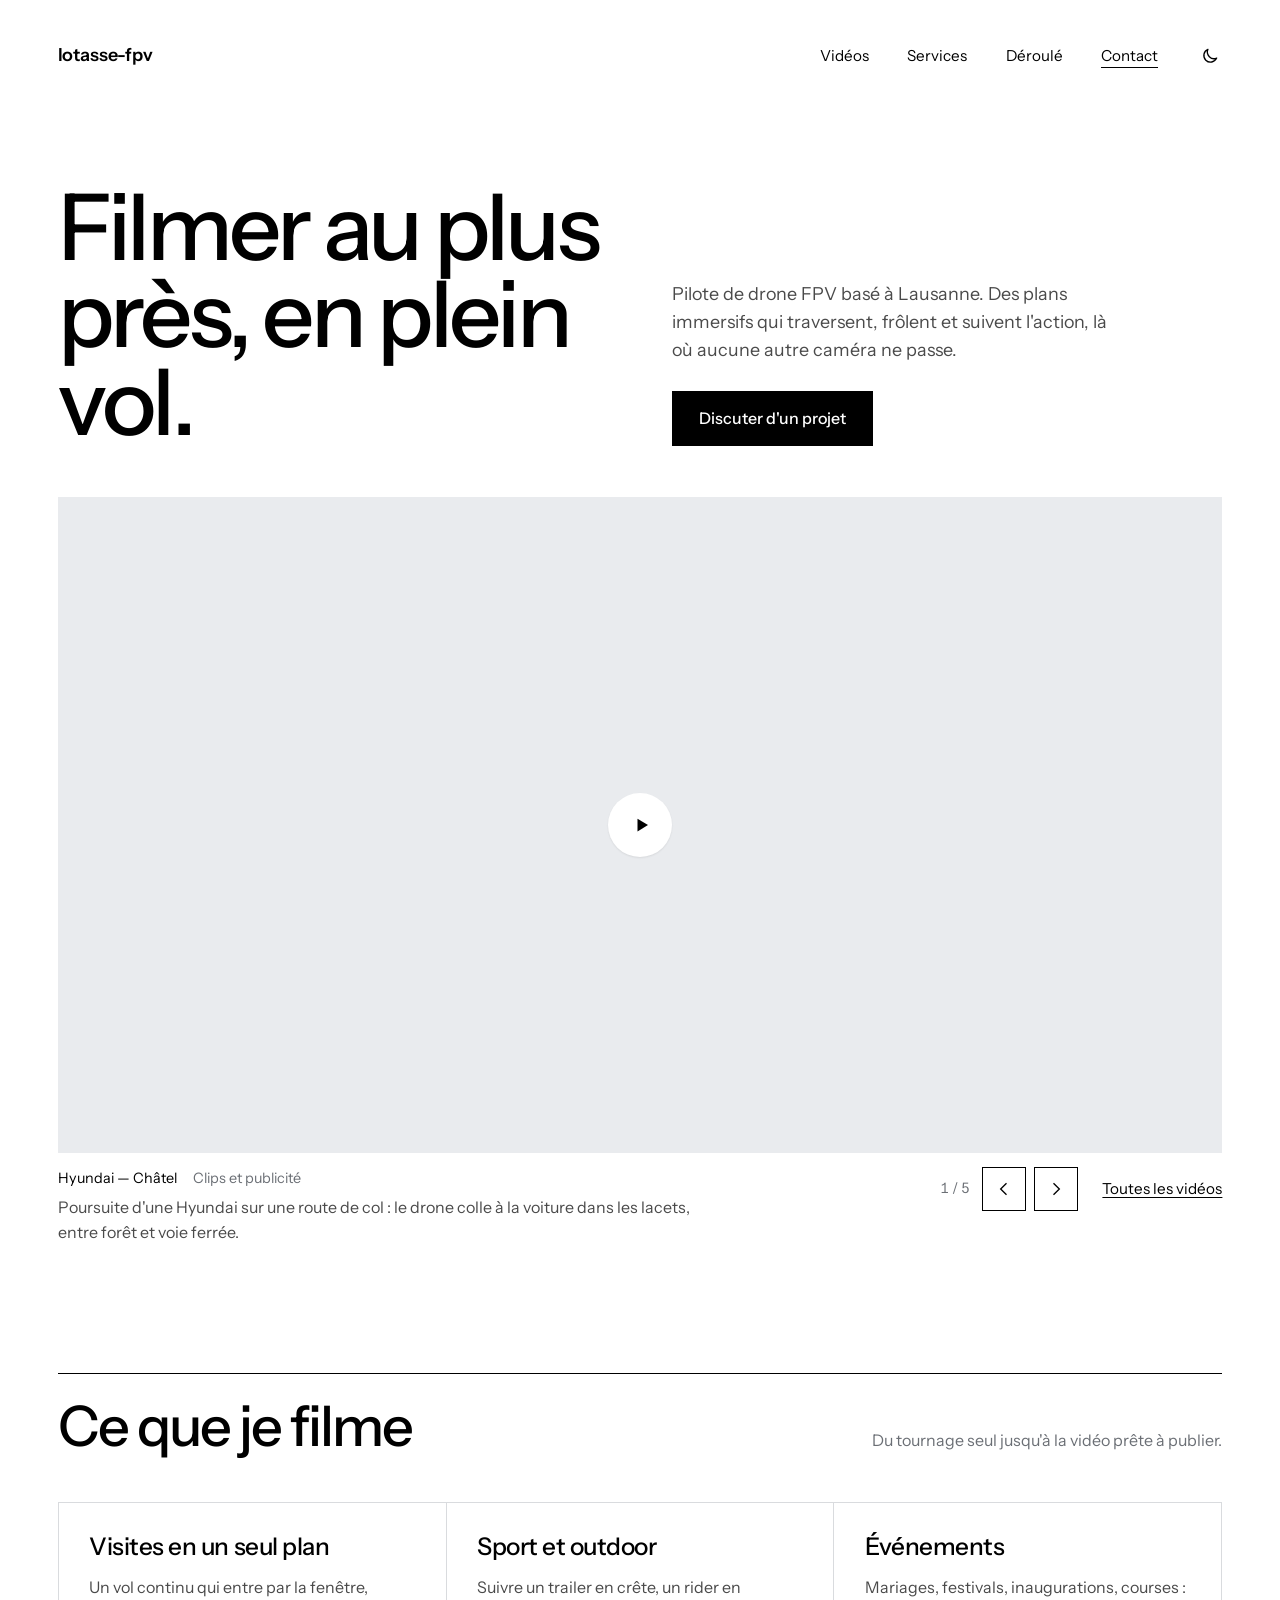
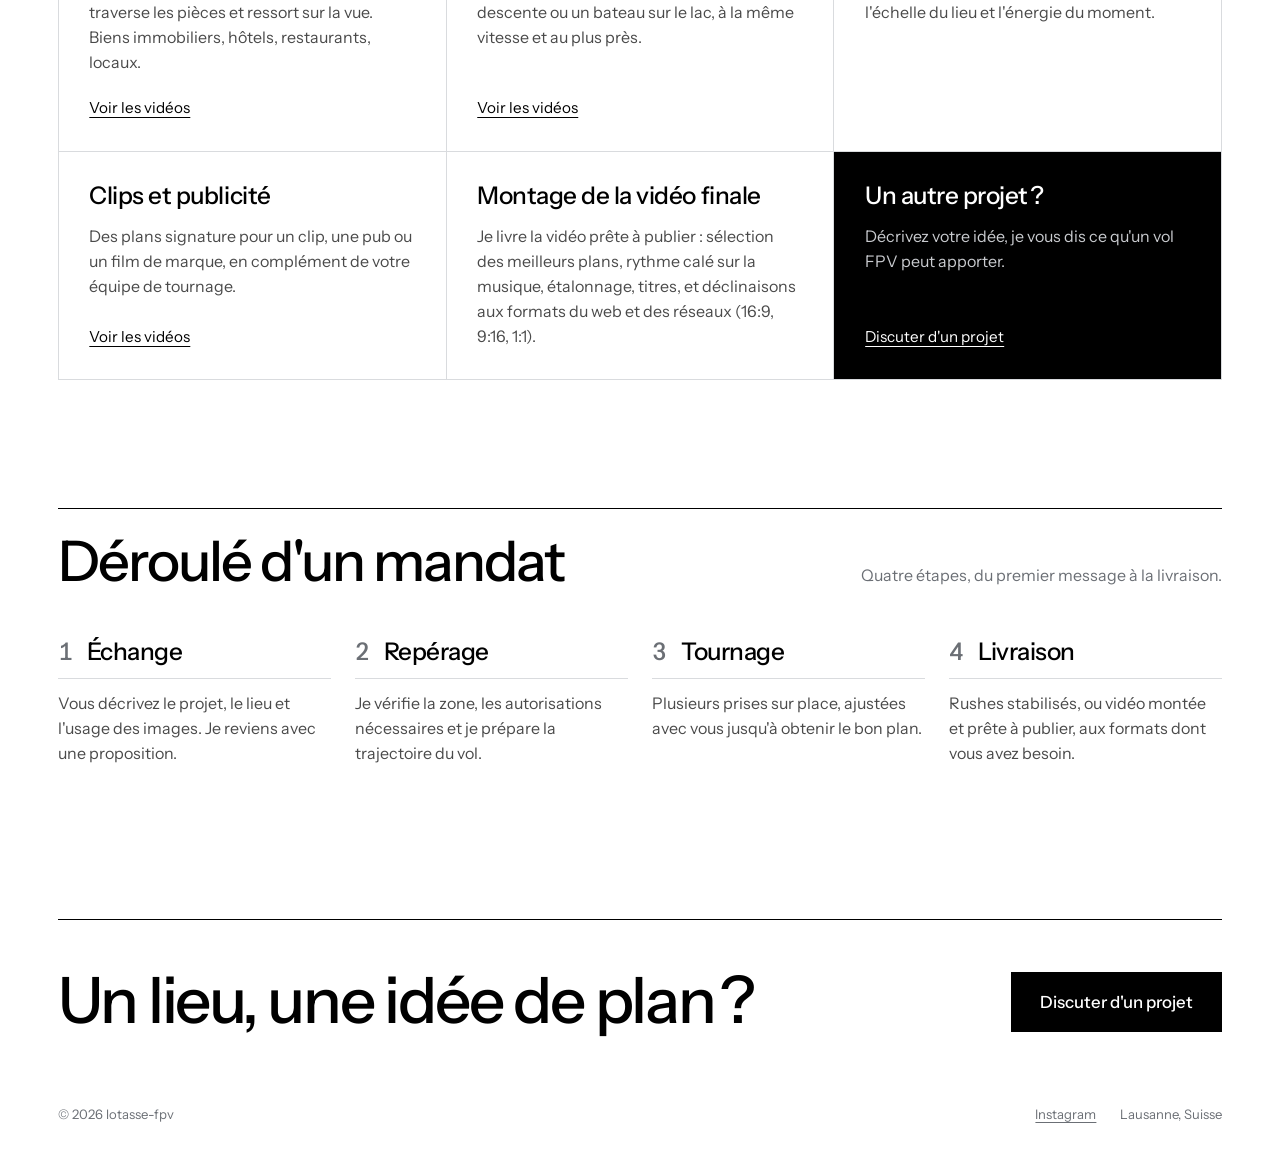
<file: index.html>
<!doctype html>
<html lang="fr">
<head>
  <meta charset="utf-8">
  <meta name="viewport" content="width=device-width, initial-scale=1">
  <title>Lotasse FPV — Pilote de drone FPV, Lausanne</title>
  <meta name="description" content="Prises de vue immersives en drone FPV en Suisse romande : immobilier, événements, sport, clips et publicité.">
  <script src="assets/js/theme.js?v=25"></script>
  <link rel="icon" href="assets/img/favicon.svg" type="image/svg+xml">
  <meta property="og:title" content="Lotasse FPV — Pilote de drone FPV">
  <meta property="og:description" content="Des plans en vol immersif qu'aucune autre caméra ne peut tourner.">
  <meta property="og:type" content="website">
  <meta property="og:url" content="https://lotasse-fpv.ch/">
  <link rel="preconnect" href="https://fonts.googleapis.com">
  <link rel="preconnect" href="https://fonts.gstatic.com" crossorigin>
  <link href="https://fonts.googleapis.com/css2?family=Instrument+Sans:wght@400;500;600&display=swap" rel="stylesheet">
  <link rel="stylesheet" href="assets/css/style.css?v=25">
</head>
<body>

<header class="site-head">
  <div class="wrap">
    <a class="brand" href="./">lotasse-fpv</a>
    <nav class="nav" aria-label="Navigation principale">
      <a href="videos.html">Vidéos</a>
      <a class="hide-sm" href="#services">Services</a>
      <a class="hide-sm" href="#deroule">Déroulé</a>
      <a class="nav-contact" href="contact.html">Contact</a>
    </nav>
  </div>
</header>

<main>
  <div class="wrap">
    <section class="hero" aria-labelledby="hero-title">
      <h1 id="hero-title">Filmer au plus près, en plein vol.</h1>
      <div class="hero-side">
        <p>Pilote de drone FPV basé à Lausanne. Des plans immersifs qui traversent, frôlent et suivent l'action, là où aucune autre caméra ne passe.</p>
        <a class="btn-link" href="contact.html">Discuter d'un projet</a>
      </div>
    </section>

    <section class="reel" id="travaux" aria-roledescription="carrousel" aria-label="Vidéos">
      <div class="showreel" id="showreel"></div>
      <div class="reel-bar">
        <div class="reel-info" aria-live="polite">
          <div class="showreel-caption"><span id="reel-title"></span><span id="reel-cat"></span></div>
          <p class="showreel-desc" id="reel-desc"></p>
        </div>
        <div class="reel-nav">
          <span class="reel-count" id="reel-count"></span>
          <button type="button" class="arrow" id="reel-prev" aria-label="Vidéo précédente"><svg viewBox="0 0 24 24" aria-hidden="true"><path d="M15 5l-7 7 7 7" fill="none" stroke="currentColor" stroke-width="1.6"/></svg></button>
          <button type="button" class="arrow" id="reel-next" aria-label="Vidéo suivante"><svg viewBox="0 0 24 24" aria-hidden="true"><path d="M9 5l7 7-7 7" fill="none" stroke="currentColor" stroke-width="1.6"/></svg></button>
          <a class="reel-all" href="videos.html">Toutes les vidéos</a>
        </div>
      </div>
    </section>

    <section class="section services" id="services" aria-labelledby="services-title">
      <div class="sec-intro">
        <h2 class="sec-title" id="services-title">Ce que je filme</h2>
        <p>Du tournage seul jusqu'à la vidéo prête à publier.</p>
      </div>
      <ul class="svc-list">
        <li><a class="svc" href="videos.html?categorie=Visites%20en%20un%20seul%20plan">
          <h3>Visites en un seul plan</h3>
          <p>Un vol continu qui entre par la fenêtre, traverse les pièces et ressort sur la vue. Biens immobiliers, hôtels, restaurants, locaux.</p>
          <span class="svc-more">Voir les vidéos</span>
        </a></li>
        <li><a class="svc" href="videos.html?categorie=Sport%20et%20outdoor">
          <h3>Sport et outdoor</h3>
          <p>Suivre un trailer en crête, un rider en descente ou un bateau sur le lac, à la même vitesse et au plus près.</p>
          <span class="svc-more">Voir les vidéos</span>
        </a></li>
        <li><div class="svc">
          <h3>Événements</h3>
          <p>Mariages, festivals, inaugurations, courses : l'échelle du lieu et l'énergie du moment.</p>
        </div></li>
        <li><a class="svc" href="videos.html?categorie=Clips%20et%20publicit%C3%A9">
          <h3>Clips et publicité</h3>
          <p>Des plans signature pour un clip, une pub ou un film de marque, en complément de votre équipe de tournage.</p>
          <span class="svc-more">Voir les vidéos</span>
        </a></li>
        <li><div class="svc">
          <h3>Montage de la vidéo finale</h3>
          <p>Je livre la vidéo prête à publier : sélection des meilleurs plans, rythme calé sur la musique, étalonnage, titres, et déclinaisons aux formats du web et des réseaux (16:9, 9:16, 1:1).</p>
        </div></li>
        <li class="svc-cta"><a class="svc" href="contact.html">
          <h3>Un autre projet&#8239;?</h3>
          <p>Décrivez votre idée, je vous dis ce qu'un vol FPV peut apporter.</p>
          <span class="svc-more">Discuter d'un projet</span>
        </a></li>
      </ul>
    </section>

    <section class="section process" id="deroule" aria-labelledby="deroule-title">
      <div class="sec-intro">
        <h2 class="sec-title" id="deroule-title">Déroulé d'un mandat</h2>
        <p>Quatre étapes, du premier message à la livraison.</p>
      </div>
      <ol class="steps">
        <li><span class="step-n">1</span><h3>Échange</h3><p>Vous décrivez le projet, le lieu et l'usage des images. Je reviens avec une proposition.</p></li>
        <li><span class="step-n">2</span><h3>Repérage</h3><p>Je vérifie la zone, les autorisations nécessaires et je prépare la trajectoire du vol.</p></li>
        <li><span class="step-n">3</span><h3>Tournage</h3><p>Plusieurs prises sur place, ajustées avec vous jusqu'à obtenir le bon plan.</p></li>
        <li><span class="step-n">4</span><h3>Livraison</h3><p>Rushes stabilisés, ou vidéo montée et prête à publier, aux formats dont vous avez besoin.</p></li>
      </ol>
    </section>
  </div>
</main>

<footer class="site-foot">
  <div class="wrap">
    <div class="cta">
      <p>Un lieu, une idée de plan&#8239;?</p>
      <a class="btn-link" href="contact.html">Discuter d'un projet</a>
    </div>
    <div class="legal"><span>© <span data-year>2026</span> lotasse-fpv</span><span class="legal-links"><a href="https://www.instagram.com/lotasse.fpv/" target="_blank" rel="noopener">Instagram</a><span>Lausanne, Suisse</span></span></div>
  </div>
</footer>

<script src="assets/js/config.js?v=25"></script>
<script src="assets/js/main.js?v=25"></script>
</body>
</html>
</file>
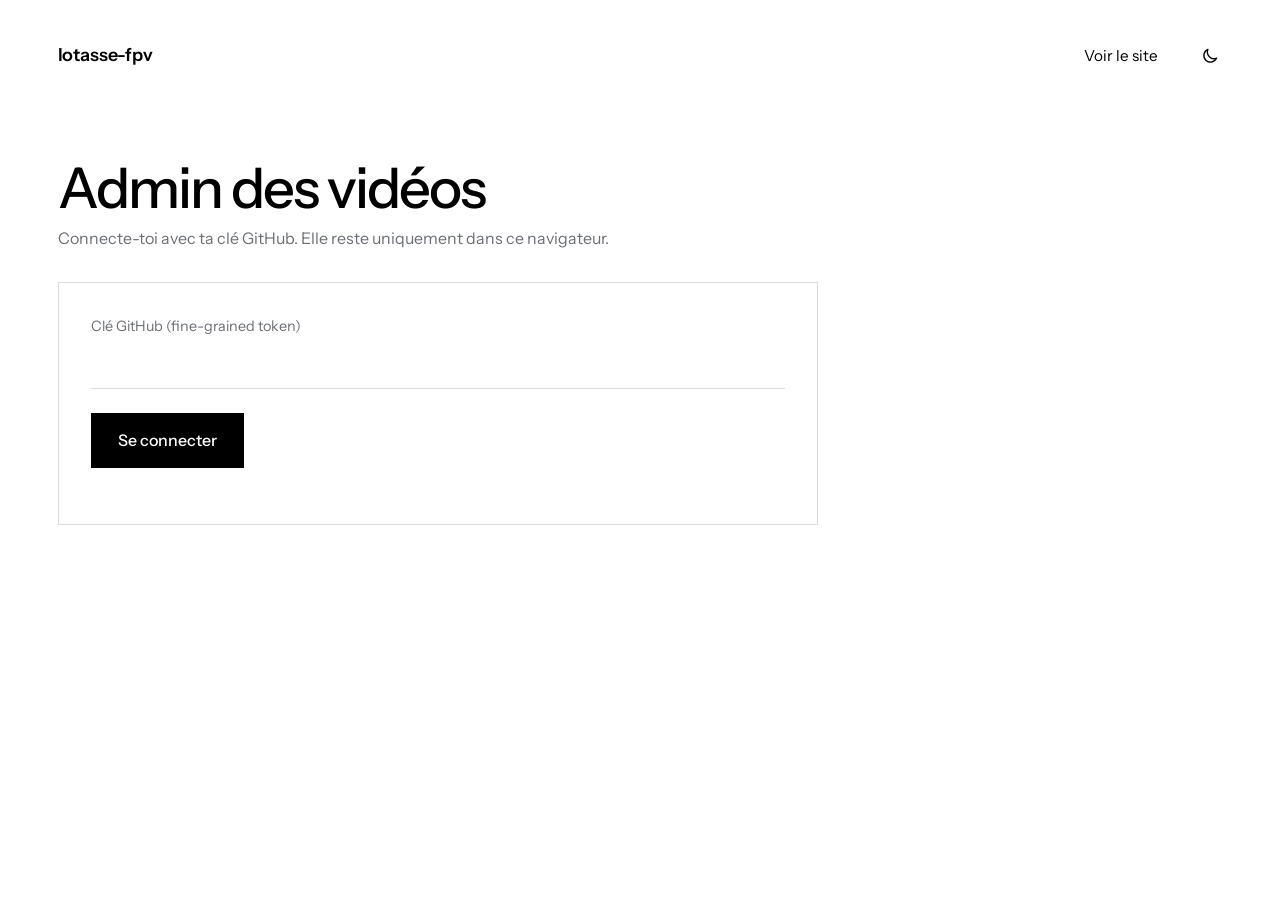
<file: admin.html>
<!doctype html>
<html lang="fr">
<head>
  <meta charset="utf-8">
  <meta name="viewport" content="width=device-width, initial-scale=1">
  <meta name="robots" content="noindex, nofollow">
  <title>Admin vidéos — Lotasse FPV</title>
  <script src="assets/js/theme.js?v=25"></script>
  <link rel="icon" href="assets/img/favicon.svg" type="image/svg+xml">
  <link rel="preconnect" href="https://fonts.googleapis.com">
  <link rel="preconnect" href="https://fonts.gstatic.com" crossorigin>
  <link href="https://fonts.googleapis.com/css2?family=Instrument+Sans:wght@400;500;600&display=swap" rel="stylesheet">
  <link rel="stylesheet" href="assets/css/style.css?v=25">
  <link rel="stylesheet" href="assets/css/admin.css?v=25">
</head>
<body>

<header class="site-head">
  <div class="wrap">
    <a class="brand" href="./">lotasse-fpv</a>
    <nav class="nav" aria-label="Admin">
      <a href="videos.html" target="_blank" rel="noopener">Voir le site</a>
      <button type="button" class="link-btn" id="logout" hidden>Se déconnecter</button>
    </nav>
  </div>
</header>

<main class="wrap admin">

  <!-- Connexion -->
  <section id="login" hidden>
    <h1 class="admin-title">Admin des vidéos</h1>
    <p class="admin-lead">Connecte-toi avec ta clé GitHub. Elle reste uniquement dans ce navigateur.</p>
    <form class="admin-card" id="login-form">
      <div class="field">
        <label for="token">Clé GitHub (fine-grained token)</label>
        <input id="token" type="password" autocomplete="off" spellcheck="false" required>
      </div>
      <button class="btn" type="submit">Se connecter</button>
      <p class="admin-msg" id="login-msg" role="alert"></p>
    </form>
  </section>

  <!-- Gestion -->
  <section id="manager" hidden>
    <div class="admin-head">
      <div>
        <h1 class="admin-title">Vidéos</h1>
        <p class="admin-lead">Glisse les vidéos ou utilise les flèches pour changer l'ordre. La première ouvre le carrousel de l'accueil.</p>
      </div>
      <div class="publish">
        <span class="admin-msg" id="status" role="status"></span>
        <button class="btn" type="button" id="publish" disabled>Publier les changements</button>
      </div>
    </div>

    <p class="live-state" id="live" data-state="" role="status"></p>

    <ol class="vlist" id="vlist"></ol>

    <form class="admin-card" id="edit-form" novalidate>
      <h2 class="admin-sub" id="form-title">Ajouter une vidéo</h2>
      <div class="field">
        <label for="f-url">Lien YouTube ou Vimeo *</label>
        <input id="f-url" type="url" placeholder="https://www.youtube.com/watch?v=…" required>
      </div>
      <div class="field-row">
        <div class="field">
          <label for="f-title">Titre *</label>
          <input id="f-title" required>
        </div>
        <div class="field">
          <label for="f-cat">Catégorie</label>
          <select id="f-cat">
            <option>Visites en un seul plan</option>
            <option>Sport et outdoor</option>
            <option>Événements</option>
            <option>Clips et publicité</option>
          </select>
        </div>
      </div>
      <div class="field">
        <label for="f-desc">Description</label>
        <textarea id="f-desc" rows="3" placeholder="Une phrase affichée sous la vidéo"></textarea>
      </div>
      <div class="field" style="max-width:220px">
        <label for="f-start">Démarrer à (secondes)</label>
        <input id="f-start" type="number" min="0" step="1" placeholder="0">
      </div>
      <div class="form-actions">
        <button class="btn" type="submit" id="f-submit">Ajouter à la liste</button>
        <button class="btn-ghost" type="button" id="f-cancel" hidden>Annuler</button>
      </div>
      <p class="admin-msg" id="form-msg" role="alert"></p>
    </form>
  </section>
</main>

<script src="assets/js/admin.js?v=25"></script>
</body>
</html>
</file>
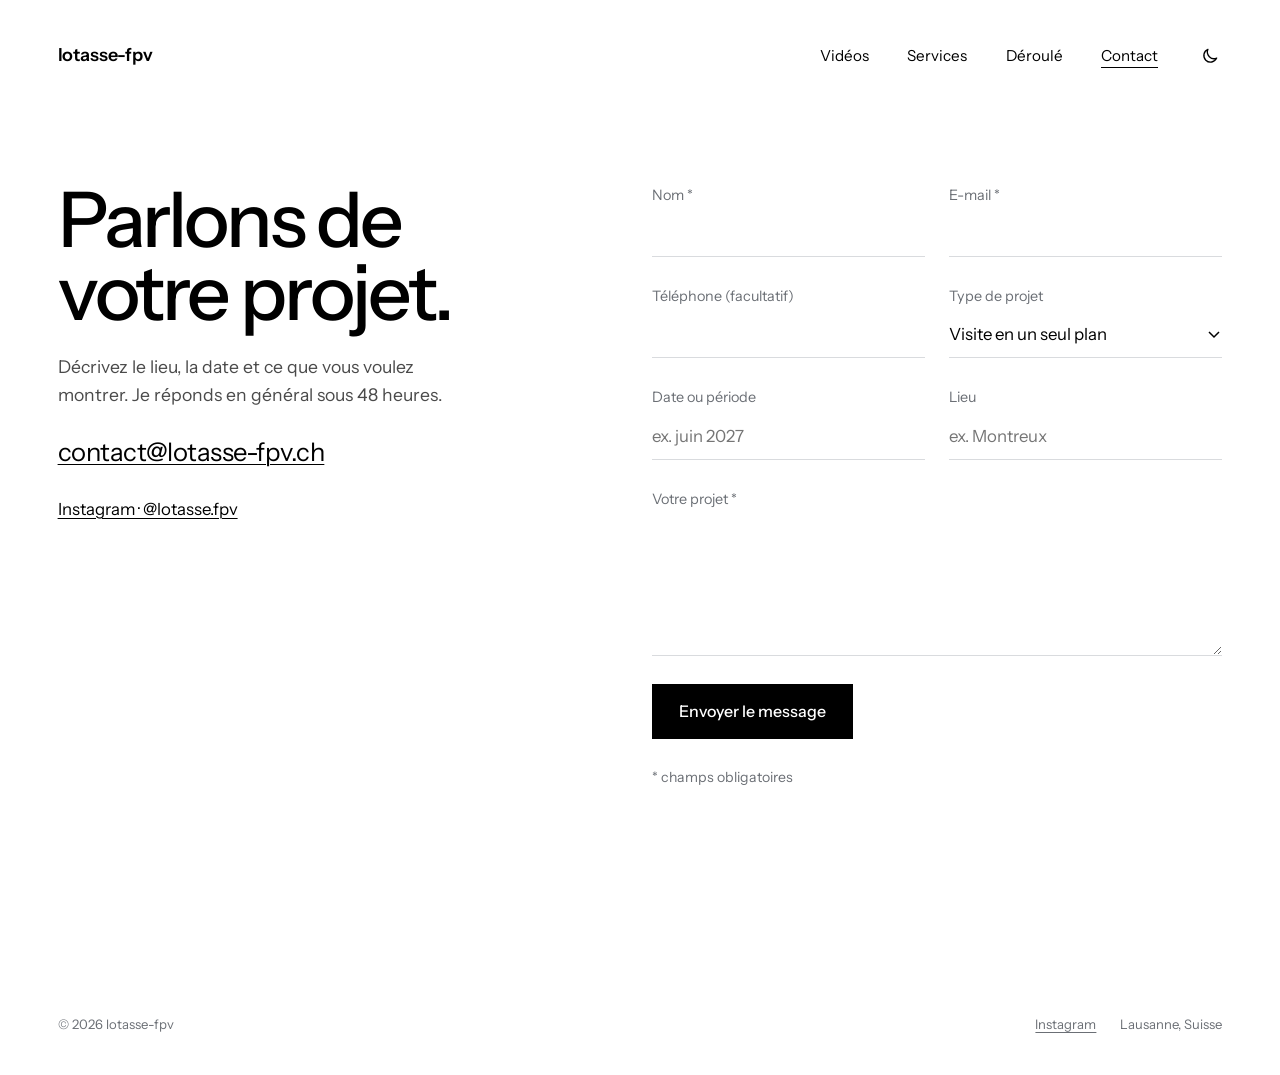
<file: contact.html>
<!doctype html>
<html lang="fr">
<head>
  <meta charset="utf-8">
  <meta name="viewport" content="width=device-width, initial-scale=1">
  <title>Contact — Lotasse FPV</title>
  <meta name="description" content="Demander un devis pour un tournage en drone FPV en Suisse romande.">
  <script src="assets/js/theme.js?v=25"></script>
  <link rel="icon" href="assets/img/favicon.svg" type="image/svg+xml">
  <link rel="preconnect" href="https://fonts.googleapis.com">
  <link rel="preconnect" href="https://fonts.gstatic.com" crossorigin>
  <link href="https://fonts.googleapis.com/css2?family=Instrument+Sans:wght@400;500;600&display=swap" rel="stylesheet">
  <link rel="stylesheet" href="assets/css/style.css?v=25">
</head>
<body>

<header class="site-head">
  <div class="wrap">
    <a class="brand" href="./">lotasse-fpv</a>
    <nav class="nav" aria-label="Navigation principale">
      <a href="videos.html">Vidéos</a>
      <a class="hide-sm" href="./#services">Services</a>
      <a class="hide-sm" href="./#deroule">Déroulé</a>
      <a href="contact.html" aria-current="page">Contact</a>
    </nav>
  </div>
</header>

<main class="wrap">
  <section class="contact">
    <div class="contact-intro">
      <h1>Parlons de votre projet.</h1>
      <p>Décrivez le lieu, la date et ce que vous voulez montrer. Je réponds en général sous 48 heures.</p>
      <a class="mail-direct" data-email href="mailto:contact@lotasse-fpv.ch">contact@lotasse-fpv.ch</a>
      <a class="social" href="https://www.instagram.com/lotasse.fpv/" target="_blank" rel="noopener">Instagram · @lotasse.fpv</a>
    </div>

    <form class="form" id="contact-form" action="https://api.web3forms.com/submit" method="POST" novalidate>
      <input type="hidden" name="access_key" id="access-key" value="">
      <input type="hidden" name="subject" value="Nouvelle demande depuis lotasse-fpv.ch">
      <input type="hidden" name="from_name" value="Site lotasse-fpv.ch">
      <input type="hidden" name="redirect" value="https://lotasse-fpv.ch/merci.html">
      <input type="checkbox" name="botcheck" tabindex="-1" autocomplete="off" aria-hidden="true" style="position:absolute;left:-9999px">
      <div class="field-row">
        <div class="field">
          <label for="name">Nom <span aria-hidden="true">*</span></label>
          <input id="name" name="name" autocomplete="name" required>
        </div>
        <div class="field">
          <label for="email">E-mail <span aria-hidden="true">*</span></label>
          <input id="email" name="email" type="email" autocomplete="email" required>
        </div>
      </div>
      <div class="field-row">
        <div class="field">
          <label for="phone">Téléphone (facultatif)</label>
          <input id="phone" name="phone" type="tel" autocomplete="tel">
        </div>
        <div class="field">
          <label for="type">Type de projet</label>
          <select id="type" name="type" required>
            <option>Visite en un seul plan</option>
            <option>Sport / outdoor</option>
            <option>Événement</option>
            <option>Clip / publicité</option>
            <option>Montage vidéo</option>
            <option>Autre</option>
          </select>
        </div>
      </div>
      <div class="field-row">
        <div class="field">
          <label for="date">Date ou période</label>
          <input id="date" name="date" placeholder="ex. juin 2027">
        </div>
        <div class="field">
          <label for="place">Lieu</label>
          <input id="place" name="place" placeholder="ex. Montreux">
        </div>
      </div>
      <div class="field">
        <label for="message">Votre projet <span aria-hidden="true">*</span></label>
        <textarea id="message" name="message" required></textarea>
      </div>
      <button class="btn" type="submit" id="send-btn">Envoyer le message</button>
      <p class="form-error" id="form-error" role="alert" hidden></p>
      <p class="form-note">* champs obligatoires</p>
    </form>

    <div class="sent" id="form-sent" hidden>
      <h2 tabindex="-1" id="sent-title">Message envoyé.</h2>
      <p>Merci, votre demande est bien arrivée. Je reviens vers vous rapidement à l'adresse <strong id="sent-email"></strong>.</p>
      <a class="btn-link" href="videos.html">Voir les vidéos en attendant</a>
    </div>
  </section>
</main>

<footer class="site-foot">
  <div class="wrap">
    <div class="legal"><span>© <span data-year>2026</span> lotasse-fpv</span><span class="legal-links"><a href="https://www.instagram.com/lotasse.fpv/" target="_blank" rel="noopener">Instagram</a><span>Lausanne, Suisse</span></span></div>
  </div>
</footer>

<script src="assets/js/config.js?v=25"></script>
<script src="assets/js/main.js?v=25"></script>
</body>
</html>
</file>
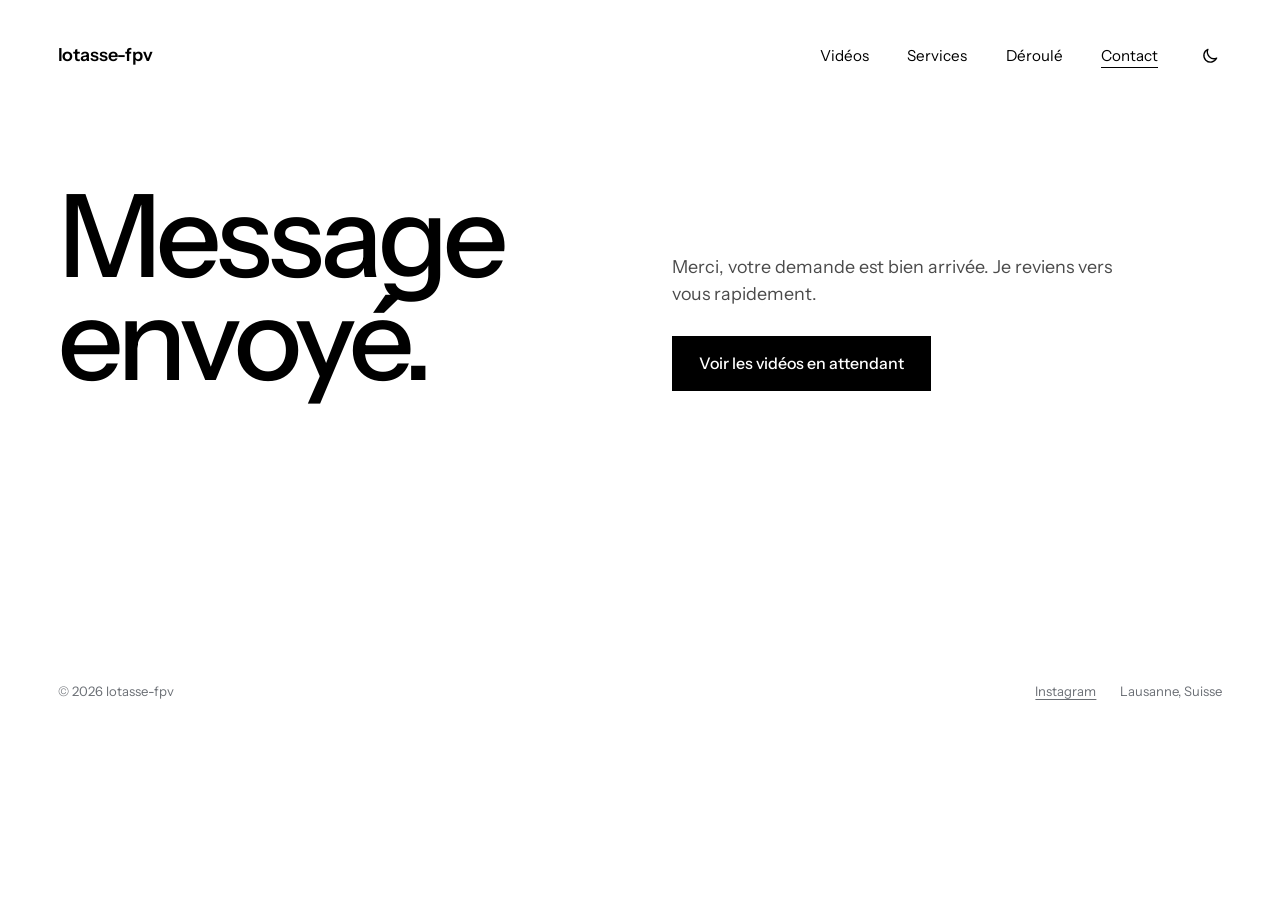
<file: merci.html>
<!doctype html>
<html lang="fr">
<head>
  <meta charset="utf-8">
  <meta name="viewport" content="width=device-width, initial-scale=1">
  <title>Message envoyé — Lotasse FPV</title>
  <meta name="robots" content="noindex">
  <script src="assets/js/theme.js?v=25"></script>
  <link rel="icon" href="assets/img/favicon.svg" type="image/svg+xml">
  <link rel="preconnect" href="https://fonts.googleapis.com">
  <link rel="preconnect" href="https://fonts.gstatic.com" crossorigin>
  <link href="https://fonts.googleapis.com/css2?family=Instrument+Sans:wght@400;500;600&display=swap" rel="stylesheet">
  <link rel="stylesheet" href="assets/css/style.css?v=25">
</head>
<body>
<header class="site-head">
  <div class="wrap">
    <a class="brand" href="./">lotasse-fpv</a>
    <nav class="nav" aria-label="Navigation principale">
      <a href="videos.html">Vidéos</a>
      <a class="hide-sm" href="./#services">Services</a>
      <a class="hide-sm" href="./#deroule">Déroulé</a>
      <a class="nav-contact" href="contact.html">Contact</a>
    </nav>
  </div>
</header>
<main class="wrap">
  <section class="page-head">
    <h1>Message envoyé.</h1>
    <div class="hero-side">
      <p>Merci, votre demande est bien arrivée. Je reviens vers vous rapidement.</p>
      <a class="btn-link" href="videos.html">Voir les vidéos en attendant</a>
    </div>
  </section>
</main>
<footer class="site-foot">
  <div class="wrap">
    <div class="legal"><span>© <span data-year>2026</span> lotasse-fpv</span><span class="legal-links"><a href="https://www.instagram.com/lotasse.fpv/" target="_blank" rel="noopener">Instagram</a><span>Lausanne, Suisse</span></span></div>
  </div>
</footer>
<script src="assets/js/config.js?v=25"></script>
<script src="assets/js/main.js?v=25"></script>
</body>
</html>
</file>
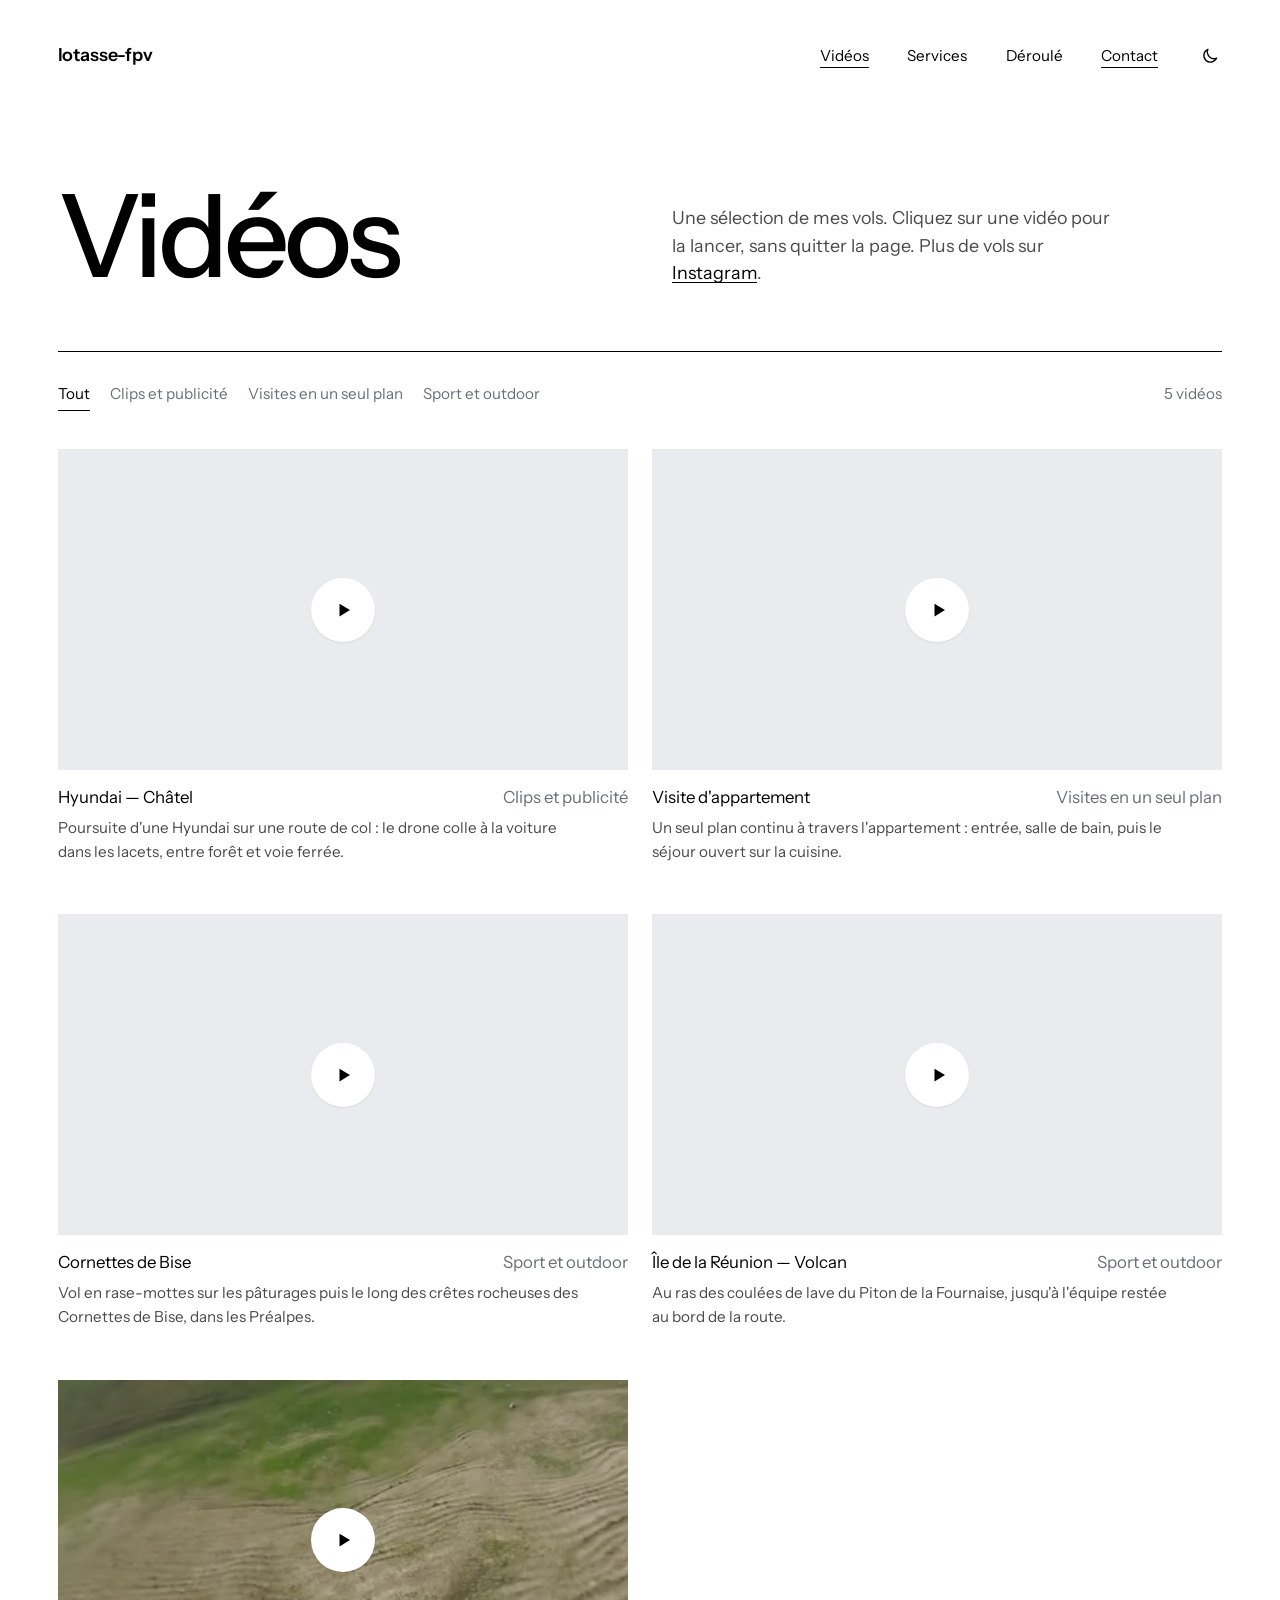
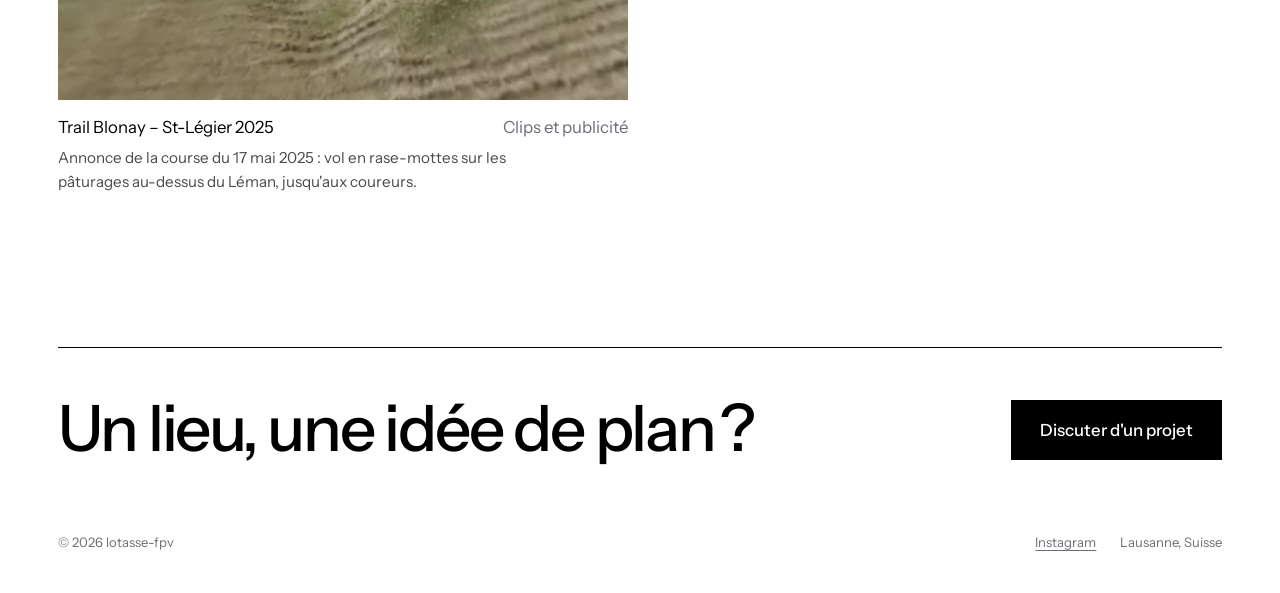
<file: videos.html>
<!doctype html>
<html lang="fr">
<head>
  <meta charset="utf-8">
  <meta name="viewport" content="width=device-width, initial-scale=1">
  <title>Vidéos — Lotasse FPV</title>
  <meta name="description" content="Vidéos tournées en drone FPV en Suisse romande : immobilier, sport, événements, clips.">
  <script src="assets/js/theme.js?v=25"></script>
  <link rel="icon" href="assets/img/favicon.svg" type="image/svg+xml">
  <meta property="og:title" content="Vidéos — Lotasse FPV">
  <meta property="og:type" content="website">
  <meta property="og:url" content="https://lotasse-fpv.ch/videos.html">
  <link rel="preconnect" href="https://fonts.googleapis.com">
  <link rel="preconnect" href="https://fonts.gstatic.com" crossorigin>
  <link href="https://fonts.googleapis.com/css2?family=Instrument+Sans:wght@400;500;600&display=swap" rel="stylesheet">
  <link rel="stylesheet" href="assets/css/style.css?v=25">
</head>
<body>

<header class="site-head">
  <div class="wrap">
    <a class="brand" href="./">lotasse-fpv</a>
    <nav class="nav" aria-label="Navigation principale">
      <a href="videos.html" aria-current="page">Vidéos</a>
      <a class="hide-sm" href="./#services">Services</a>
      <a class="hide-sm" href="./#deroule">Déroulé</a>
      <a class="nav-contact" href="contact.html">Contact</a>
    </nav>
  </div>
</header>

<main class="wrap">
  <section class="page-head">
    <h1>Vidéos</h1>
    <p>Une sélection de mes vols. Cliquez sur une vidéo pour la lancer, sans quitter la page. Plus de vols sur <a href="https://www.instagram.com/lotasse.fpv/" target="_blank" rel="noopener">Instagram</a>.</p>
  </section>

  <section aria-label="Liste des vidéos">
    <div class="toolbar">
      <div class="filters" id="video-filters" aria-label="Filtrer par catégorie"></div>
      <span class="count" id="video-count" aria-live="polite"></span>
    </div>
    <div class="video-grid wide" id="all-videos"></div>

    <div class="empty-state" id="videos-empty" hidden>
      <p>Les premières vidéos arrivent bientôt. Vous avez un lieu ou un événement à filmer ? On peut en parler dès maintenant.</p>
      <a class="btn-link" href="contact.html">Discuter d'un projet</a>
    </div>
  </section>
</main>

<footer class="site-foot">
  <div class="wrap">
    <div class="cta">
      <p>Un lieu, une idée de plan&#8239;?</p>
      <a class="btn-link" href="contact.html">Discuter d'un projet</a>
    </div>
    <div class="legal"><span>© <span data-year>2026</span> lotasse-fpv</span><span class="legal-links"><a href="https://www.instagram.com/lotasse.fpv/" target="_blank" rel="noopener">Instagram</a><span>Lausanne, Suisse</span></span></div>
  </div>
</footer>

<script src="assets/js/config.js?v=25"></script>
<script src="assets/js/main.js?v=25"></script>
</body>
</html>
</file>
<file: assets/css/style.css>
/* lotasse-fpv — piste A « Galerie » : blanc, noir, la vidéo fait le reste. */

:root {
  --bg: #ffffff;
  --ink: #000000;
  --text-2: #4a4a4a;
  --muted: #6b6f75;
  --line: #d9dbde;
  --placeholder: #e9ebee;
  --on-ink: #ffffff;      /* texte sur fond --ink (boutons noirs) */
  --hover: #f6f7f8;       /* survol des blocs */
  --cta-muted: #c9cbcf;   /* texte secondaire sur fond --ink */
  --error: #b00020;
  --select-arrow: url("data:image/svg+xml,%3Csvg xmlns='http://www.w3.org/2000/svg' width='12' height='8' viewBox='0 0 12 8'%3E%3Cpath d='M1 1l5 5 5-5' fill='none' stroke='%23000' stroke-width='1.5'/%3E%3C/svg%3E");
  color-scheme: light;

  --font: "Instrument Sans", system-ui, -apple-system, "Segoe UI", sans-serif;
  --pad: clamp(16px, 4.5vw, 64px);
  --wrap: 1440px;
}

/* Mode sombre : réglage de l'appareil, ou choix du visiteur (bouton du menu) */
@media (prefers-color-scheme: dark) {
  :root:not([data-theme="light"]) {
    --bg: #0e0f11; --ink: #f2f3f5; --text-2: #b9bcc2; --muted: #8f949c; --line: #2a2d33;
    --placeholder: #1b1e22; --on-ink: #0e0f11; --hover: #17191c; --cta-muted: #4a4e55; --error: #ff7a7a;
    --select-arrow: url("data:image/svg+xml,%3Csvg xmlns='http://www.w3.org/2000/svg' width='12' height='8' viewBox='0 0 12 8'%3E%3Cpath d='M1 1l5 5 5-5' fill='none' stroke='%23f2f3f5' stroke-width='1.5'/%3E%3C/svg%3E");
    color-scheme: dark;
  }
}
:root[data-theme="dark"] {
  --bg: #0e0f11; --ink: #f2f3f5; --text-2: #b9bcc2; --muted: #8f949c; --line: #2a2d33;
  --placeholder: #1b1e22; --on-ink: #0e0f11; --hover: #17191c; --cta-muted: #4a4e55; --error: #ff7a7a;
  --select-arrow: url("data:image/svg+xml,%3Csvg xmlns='http://www.w3.org/2000/svg' width='12' height='8' viewBox='0 0 12 8'%3E%3Cpath d='M1 1l5 5 5-5' fill='none' stroke='%23f2f3f5' stroke-width='1.5'/%3E%3C/svg%3E");
  color-scheme: dark;
}

/* Bouton du thème dans le menu */
.theme-btn {
  width: 44px; height: 44px; margin: 0 -10px 0 -8px; padding: 0; border: 0; background: transparent;
  color: var(--ink); cursor: pointer; display: grid; place-items: center;
}
.theme-btn svg { width: 20px; height: 20px; }
.theme-btn:hover { color: var(--muted); }

*, *::before, *::after { box-sizing: border-box; }
html { scroll-behavior: smooth; -webkit-text-size-adjust: 100%; }
body {
  margin: 0;
  background: var(--bg);
  color: var(--ink);
  font: 400 1rem/1.55 var(--font);
  -webkit-font-smoothing: antialiased;
}
img, video, iframe, svg { display: block; max-width: 100%; }
a { color: var(--ink); text-underline-offset: 3px; text-decoration-thickness: 1px; }
a:hover { color: var(--text-2); }
:focus-visible { outline: 2px solid var(--ink); outline-offset: 3px; }
h1, h2, h3, p, figure { margin: 0; }
[hidden] { display: none !important; }

.wrap { max-width: var(--wrap); margin-inline: auto; padding-inline: var(--pad); }

/* ---------- En-tête ---------- */
.site-head .wrap {
  display: flex; justify-content: space-between; align-items: center; gap: 24px;
  padding-block: clamp(20px, 3vw, 32px);
}
.brand { white-space: nowrap; font-size: 1.125rem; font-weight: 600; letter-spacing: -0.01em; text-decoration: none; }
.nav { display: flex; align-items: center; gap: clamp(20px, 3vw, 40px); font-size: .95rem; }
.nav a { text-decoration: none; padding-block: 12px; }
.nav a[aria-current="page"], .nav .nav-contact { text-decoration: underline; text-underline-offset: 6px; }
@media (max-width: 560px) { .nav .hide-sm { display: none; } .nav { gap: 14px; font-size: .9rem; } }

/* ---------- Hero ---------- */
.hero {
  display: grid; grid-template-columns: repeat(2, minmax(0, 1fr));
  gap: clamp(24px, 5vw, 64px); align-items: end;
  padding-block: clamp(32px, 6vw, 72px) clamp(28px, 4vw, 56px);
}
.hero h1 {
  font-size: clamp(2.6rem, 7.2vw, 6rem); line-height: .95;
  font-weight: 500; letter-spacing: -0.04em;
}
.hero p { font-size: clamp(1.05rem, 1.4vw, 1.2rem); color: var(--text-2); max-width: 440px; }
.hero-side { display: flex; flex-direction: column; align-items: flex-start; gap: 28px; }
.btn-link {
  display: inline-block; text-decoration: none; font-weight: 500;
  background: var(--ink); color: var(--on-ink); border: 1px solid var(--ink); padding: 14px 26px;
}
.btn-link:hover { background: var(--bg); color: var(--ink); }
@media (max-width: 820px) { .hero { grid-template-columns: 1fr; } }

/* ---------- Showreel ---------- */
.showreel { position: relative; background: var(--placeholder); aspect-ratio: 16 / 9; max-height: 86vh; width: 100%; overflow: hidden; }
.showreel video, .showreel iframe, .showreel img { position: absolute; inset: 0; width: 100%; height: 100%; object-fit: cover; border: 0; }
.showreel-caption { display: flex; justify-content: space-between; gap: 16px; padding-top: 14px; font-size: .9rem; color: var(--muted); }

/* Carrousel de l'accueil */
.reel-bar { display: flex; justify-content: space-between; align-items: flex-start; gap: 16px 32px; padding-top: 14px; flex-wrap: wrap; }
.reel-info { flex: 1 1 320px; min-width: 0; }
.reel-info .showreel-caption { padding-top: 0; justify-content: flex-start; gap: 16px; color: var(--ink); }
.reel-info .showreel-caption span + span { color: var(--muted); }
.reel-nav { display: flex; align-items: center; gap: 8px; }
.reel-count { color: var(--muted); font-size: .9rem; min-width: 3.5em; text-align: right; margin-right: 4px; font-variant-numeric: tabular-nums; }
.arrow {
  width: 44px; height: 44px; border: 1px solid var(--ink); background: var(--bg); color: var(--ink);
  display: grid; place-items: center; cursor: pointer; padding: 0;
}
.arrow svg { width: 20px; height: 20px; }
.arrow:hover { background: var(--ink); color: var(--on-ink); }
.reel-all { margin-left: 16px; font-size: .95rem; }
.showreel.is-vertical .player img { object-fit: contain; background: var(--placeholder); }

/* Lecteur à la demande (miniature + bouton) */
.player { all: unset; position: absolute; inset: 0; cursor: pointer; display: grid; place-items: center; }
.player:focus-visible { outline: 2px solid var(--ink); outline-offset: -4px; }
.player img { transition: transform .5s ease; }
.player:hover img { transform: scale(1.02); }
.play {
  position: relative; z-index: 1; width: 64px; height: 64px; border-radius: 50%;
  background: #fff; display: grid; place-items: center;
  box-shadow: 0 1px 2px rgba(0,0,0,.08);
}
.play svg { width: 18px; margin-left: 3px; }

/* Lecteur épuré : l'iframe ne reçoit aucun clic, un seul bouton lecture / pause par-dessus */
.live { position: absolute; inset: 0; background: #000; }
.live video { position: absolute; inset: 0; width: 100%; height: 100%; object-fit: contain; background: var(--placeholder); pointer-events: none; }
.live iframe { position: absolute; inset: 0; width: 100%; height: 100%; border: 0; pointer-events: none; }
.poster { position: absolute; inset: 0; background: var(--placeholder); transition: opacity .3s ease; }
.poster img { position: absolute; inset: 0; width: 100%; height: 100%; object-fit: cover; }
.live:not(.is-loading) .poster { opacity: 0; pointer-events: none; }
.toggle { all: unset; position: absolute; inset: 0; cursor: pointer; display: grid; place-items: center; }
.toggle:focus-visible { outline: 2px solid #fff; outline-offset: -4px; }
.toggle .play { opacity: 1; transition: opacity .2s ease; }
.live.is-playing:not(.is-loading) .toggle .play { opacity: 0; }
.live.is-playing .toggle:hover .play, .live.is-playing .toggle:focus-visible .play { opacity: .9; }
@media (hover: none) { .live.is-playing:not(.is-loading) .toggle .play { opacity: 0; } }

/* Reel Instagram : lecteur vertical d'Instagram, affiché au clic */
.player.is-ig { background: var(--placeholder); }
.ig-label { position: absolute; left: 16px; bottom: 14px; font-size: .85rem; color: var(--muted); }
.video .frame.is-tall, .is-tall { aspect-ratio: auto !important; height: min(760px, 92vh); background: var(--bg); display: flex; justify-content: center; }
.is-tall .ig-embed { position: static !important; width: min(400px, 100%) !important; height: 100% !important; border: 1px solid var(--line) !important; }

/* Bouton plein écran */
.fs-btn {
  position: absolute; right: 12px; bottom: 12px; z-index: 2; width: 44px; height: 44px; padding: 0;
  display: grid; place-items: center; cursor: pointer; border: 0; border-radius: 50%;
  background: rgba(255,255,255,.92); color: #000; opacity: 0; transition: opacity .2s ease;
}
.fs-btn svg { width: 20px; height: 20px; }
.live:hover .fs-btn, .fs-btn:focus-visible, .live.is-loading .fs-btn { opacity: 1; }
@media (hover: none) { .fs-btn { opacity: 1; } }
.live:fullscreen, .live:-webkit-full-screen { background: #000; }
.live:fullscreen video { object-fit: contain; background: #000; }
/* Plein écran « maison » (iPhone) : la vidéo occupe tout l'écran, le reste de la page est figé */
.live.pseudo-fs {
  position: fixed; inset: 0; z-index: 1000; width: 100vw; height: 100vh; height: 100dvh;
  background: #000; padding: env(safe-area-inset-top) env(safe-area-inset-right) env(safe-area-inset-bottom) env(safe-area-inset-left);
}
.live.pseudo-fs video { object-fit: contain; background: #000; }
.live.pseudo-fs .fs-btn { opacity: 1; right: max(16px, env(safe-area-inset-right)); bottom: max(16px, env(safe-area-inset-bottom)); }
html.has-pseudo-fs, html.has-pseudo-fs body { overflow: hidden; }
/* Sur écran tactile : boutons toujours visibles et plus faciles à toucher */
@media (hover: none) {
  .fs-btn { width: 48px; height: 48px; right: 10px; bottom: 10px; }
}

/* Fenêtre de lecture en grand */
.vmodal {
  border: 0; padding: 0; background: transparent; color: #fff;
  width: min(1280px, 94vw); max-width: none; max-height: none; overflow: visible;
}
.vmodal::backdrop { background: rgba(0, 0, 0, .88); }
.vmodal-bar { display: flex; justify-content: space-between; align-items: center; gap: 16px; padding-bottom: 12px; }
.vmodal-title { font-weight: 500; font-size: 1.05rem; }
.vmodal-close {
  width: 44px; height: 44px; padding: 0; display: grid; place-items: center; cursor: pointer;
  border: 1px solid rgba(255,255,255,.4); background: transparent; color: #fff;
}
.vmodal-close svg { width: 20px; height: 20px; }
.vmodal-close:hover { background: #fff; color: #000; }
.vmodal-stage { position: relative; width: 100%; aspect-ratio: 16 / 9; max-height: calc(100vh - 120px); margin-inline: auto; background: #000; }
.vmodal-stage.is-vertical { aspect-ratio: 9 / 16; height: auto; max-height: none; width: min(100%, calc((100vh - 120px) * 9 / 16)); }
.vmodal-stage .live video { background: #000; }

/* ---------- Sections ---------- */
.section { padding-top: clamp(80px, 10vw, 140px); }
.section-head {
  display: flex; justify-content: space-between; align-items: baseline; gap: 16px;
  border-top: 1px solid var(--ink); padding-top: 20px; margin-bottom: clamp(24px, 3vw, 40px);
}
.label { font-size: .95rem; font-weight: 500; }
@media (max-width: 560px) { .section-head { flex-direction: column; gap: 12px; } }

/* Filtres vidéos */
.filters { display: flex; flex-wrap: wrap; gap: 6px 20px; font-size: .95rem; }
.filters button {
  all: unset; cursor: pointer; color: var(--muted); padding-block: 10px 4px;
  border-bottom: 1px solid transparent;
}
.filters button[aria-pressed="true"] { color: var(--ink); border-color: var(--ink); }
.filters button:focus-visible { outline: 2px solid var(--ink); outline-offset: 3px; }

.video-grid {
  display: grid; grid-template-columns: repeat(3, minmax(0, 1fr));
  gap: clamp(28px, 3vw, 40px) clamp(16px, 2vw, 24px);
}
@media (max-width: 960px) { .video-grid { grid-template-columns: repeat(2, minmax(0, 1fr)); } }
@media (max-width: 560px) { .video-grid { grid-template-columns: 1fr; } }
.video .frame { position: relative; aspect-ratio: 16 / 9; background: var(--placeholder); overflow: hidden; }
.video .frame iframe { position: absolute; inset: 0; width: 100%; height: 100%; border: 0; }
.video .frame img { position: absolute; inset: 0; width: 100%; height: 100%; object-fit: cover; }
.video figcaption { display: flex; justify-content: space-between; gap: 12px; padding-top: 14px; font-size: .95rem; }
.video figcaption strong { font-weight: 400; }
.video .desc { margin-top: 6px; color: var(--text-2); font-size: .95rem; max-width: 52ch; }
.showreel-desc { margin-top: 6px; color: var(--text-2); max-width: 60ch; }
.video figcaption span { color: var(--muted); white-space: nowrap; }

/* ---------- Page Vidéos ---------- */
.page-head {
  display: grid; grid-template-columns: repeat(2, minmax(0, 1fr)); gap: clamp(20px, 5vw, 64px); align-items: end;
  padding-block: clamp(32px, 6vw, 72px) clamp(40px, 5vw, 64px);
}
.page-head h1 { font-size: clamp(3rem, 9vw, 7.5rem); line-height: .9; font-weight: 500; letter-spacing: -0.045em; }
.page-head p { color: var(--text-2); font-size: clamp(1.05rem, 1.4vw, 1.2rem); max-width: 440px; }
@media (max-width: 820px) { .page-head { grid-template-columns: 1fr; } }
.toolbar {
  display: flex; justify-content: space-between; align-items: baseline; gap: 12px 24px; flex-wrap: wrap;
  border-top: 1px solid var(--ink); padding-top: 20px; margin-bottom: clamp(24px, 3vw, 40px);
}
.toolbar .count { color: var(--muted); font-size: .95rem; }
.video-grid.wide { grid-template-columns: repeat(2, minmax(0, 1fr)); gap: clamp(36px, 4vw, 56px) clamp(16px, 2vw, 24px); }
.video-grid.wide .video figcaption { font-size: 1.05rem; }
@media (max-width: 720px) { .video-grid.wide { grid-template-columns: 1fr; } }
.empty-state { border-top: 1px solid var(--ink); padding-top: 24px; display: grid; gap: 20px; justify-items: start; }
.empty-state p { color: var(--text-2); font-size: 1.1rem; max-width: 480px; }
.empty { color: var(--muted); }

/* Titres de section */
.sec-intro {
  display: flex; justify-content: space-between; align-items: baseline; gap: 12px 32px; flex-wrap: wrap;
  border-top: 1px solid var(--ink); padding-top: 24px; margin-bottom: clamp(28px, 4vw, 48px);
}
.sec-title { font-size: clamp(2rem, 4.4vw, 3.5rem); line-height: 1; font-weight: 500; letter-spacing: -0.035em; }
.sec-intro p { color: var(--muted); max-width: 36ch; }

/* Services : grille de 3, chaque service mène à ses vidéos */
.svc-list {
  list-style: none; margin: 0; padding: 0;
  display: grid; grid-template-columns: repeat(3, minmax(0, 1fr));
  border-left: 1px solid var(--line);
}
.svc-list > li { border-right: 1px solid var(--line); border-bottom: 1px solid var(--line); }
.svc-list > li:nth-child(-n+3) { border-top: 1px solid var(--line); }
.svc {
  display: flex; flex-direction: column; gap: 14px; height: 100%;
  padding: clamp(20px, 2.4vw, 32px); text-decoration: none; color: var(--ink);
}
.svc h3 { font-size: clamp(1.3rem, 1.9vw, 1.6rem); font-weight: 500; letter-spacing: -0.02em; line-height: 1.15; }
.svc p { color: var(--text-2); }
.svc-more { margin-top: auto; padding-top: 8px; font-size: .95rem; text-decoration: underline; text-underline-offset: 4px; }
a.svc:hover { background: var(--hover); color: var(--ink); }
.svc-cta .svc { background: var(--ink); color: var(--on-ink); }
.svc-cta .svc p { color: var(--cta-muted); }
.svc-cta a.svc:hover { background: var(--text-2); color: var(--on-ink); }
@media (max-width: 960px) {
  .svc-list { grid-template-columns: repeat(2, minmax(0, 1fr)); }
  .svc-list > li:nth-child(3) { border-top: 0; }
}
@media (max-width: 600px) {
  .svc-list { grid-template-columns: 1fr; }
  .svc-list > li:nth-child(2) { border-top: 0; }
}

/* Déroulé : quatre étapes côte à côte */
.steps {
  list-style: none; margin: 0; padding: 0;
  display: grid; grid-template-columns: repeat(4, minmax(0, 1fr)); gap: 32px 24px;
}
.steps li { display: grid; grid-template-columns: auto 1fr; grid-template-rows: auto 1fr; column-gap: 14px; row-gap: 12px; align-items: start; }
.step-n {
  grid-row: 1; font-size: clamp(1.3rem, 1.9vw, 1.6rem); font-weight: 500; color: var(--muted);
  font-variant-numeric: tabular-nums; line-height: 1.2;
}
.steps h3 { grid-row: 1; line-height: 1.2; font-size: clamp(1.3rem, 1.9vw, 1.6rem); font-weight: 500; letter-spacing: -0.02em; }
.steps p { grid-column: 1 / -1; color: var(--text-2); border-top: 1px solid var(--line); padding-top: 12px; }
@media (max-width: 960px) { .steps { grid-template-columns: repeat(2, minmax(0, 1fr)); } }
@media (max-width: 560px) { .steps { grid-template-columns: 1fr; } }

/* ---------- Pied de page ---------- */
.site-foot { padding-top: clamp(100px, 12vw, 160px); padding-bottom: 40px; }
.cta {
  border-top: 1px solid var(--ink); padding-top: clamp(32px, 4vw, 48px);
  display: flex; justify-content: space-between; align-items: flex-end; gap: 24px 48px; flex-wrap: wrap;
}
.cta p { font-size: clamp(2.2rem, 5vw, 4rem); line-height: 1; font-weight: 500; letter-spacing: -0.035em; max-width: 760px; }
.cta .btn-link { font-size: 1.05rem; padding: 16px 28px; }
.legal-links { display: flex; gap: 24px; }
.legal a { color: var(--muted); }
.social { font-size: 1.05rem; }
.legal { display: flex; justify-content: space-between; gap: 16px; margin-top: clamp(48px, 6vw, 72px); font-size: .82rem; color: var(--muted); }

/* ---------- Contact ---------- */
.contact {
  display: grid; grid-template-columns: repeat(12, minmax(0, 1fr)); column-gap: 24px; row-gap: 48px;
  padding-top: clamp(32px, 6vw, 72px);
}
.contact-intro { grid-column: 1 / span 5; display: flex; flex-direction: column; gap: 24px; }
.contact-intro h1 { font-size: clamp(2.4rem, 6vw, 5rem); line-height: .95; font-weight: 500; letter-spacing: -0.04em; }
.contact-intro p { color: var(--text-2); font-size: 1.1rem; max-width: 420px; }
.mail-direct { font-size: clamp(1.2rem, 2vw, 1.6rem); letter-spacing: -0.02em; word-break: break-all; }
.form { grid-column: 7 / span 6; display: grid; gap: 28px; }
@media (max-width: 900px) { .contact-intro, .form { grid-column: 1 / -1; } }
.field-row { display: grid; grid-template-columns: repeat(2, minmax(0, 1fr)); gap: 28px 24px; }
@media (max-width: 560px) { .field-row { grid-template-columns: 1fr; } }
.field { display: grid; gap: 6px; }
label { font-size: .9rem; color: var(--muted); }
input, select, textarea {
  font: inherit; font-size: 1.05rem; color: var(--ink); background: transparent;
  border: 0; border-bottom: 1px solid var(--line); border-radius: 0;
  padding: 8px 0 10px; width: 100%; appearance: none;
}
select {
  background-image: var(--select-arrow);
  background-repeat: no-repeat; background-position: right 2px center; padding-right: 24px;
}
input:focus, select:focus, textarea:focus { outline: none; border-bottom-color: var(--ink); }
textarea { min-height: 140px; resize: vertical; }
.btn {
  font: inherit; font-size: 1rem; font-weight: 500; cursor: pointer;
  background: var(--ink); color: var(--on-ink); border: 1px solid var(--ink);
  padding: 14px 26px; border-radius: 0; justify-self: start;
}
.btn:hover { background: var(--bg); color: var(--ink); }
.form-note { font-size: .88rem; color: var(--muted); }
.form-error { color: var(--error); font-size: .95rem; }
.form-error a { color: var(--error); }
.sent { grid-column: 7 / span 6; display: grid; gap: 20px; justify-items: start; border-top: 1px solid var(--ink); padding-top: 24px; align-self: start; }
.sent h2 { font-size: clamp(2rem, 4vw, 3rem); font-weight: 500; letter-spacing: -0.03em; line-height: 1; }
.sent h2:focus { outline: none; }
.sent p { color: var(--text-2); font-size: 1.1rem; max-width: 460px; }
.sent strong { color: var(--ink); font-weight: 500; }
@media (max-width: 900px) { .sent { grid-column: 1 / -1; } }
[aria-invalid="true"] { border-bottom-color: var(--error); }
.btn:disabled { opacity: .55; cursor: progress; }

@media (prefers-reduced-motion: reduce) {
  *, *::before, *::after { transition: none !important; animation: none !important; scroll-behavior: auto !important; }
}
</file>
<file: assets/css/admin.css>
/* Page admin des vidéos */
.admin { padding-block: clamp(24px, 4vw, 48px) 80px; }
.admin-title { font-size: clamp(2rem, 4.4vw, 3.5rem); line-height: 1; font-weight: 500; letter-spacing: -0.035em; }
.admin-sub { font-size: 1.4rem; font-weight: 500; letter-spacing: -0.02em; }
.admin-lead { color: var(--muted); margin-top: 10px; max-width: 60ch; }
.admin-head { display: flex; justify-content: space-between; align-items: flex-end; gap: 20px; flex-wrap: wrap; margin-bottom: 28px; }
.publish { display: flex; align-items: center; gap: 16px; flex-wrap: wrap; }
.admin-msg { font-size: .95rem; color: var(--muted); }
.admin-msg.err { color: var(--error); }
.admin-msg.ok { color: var(--ok, #1d6b38); }
.admin-card { border: 1px solid var(--line); padding: clamp(20px, 3vw, 32px); display: grid; gap: 24px; max-width: 760px; margin-top: 32px; }
.form-actions { display: flex; gap: 12px; flex-wrap: wrap; }
.btn-ghost, .link-btn {
  font: inherit; cursor: pointer; background: var(--bg); color: var(--ink);
}
.btn-ghost { border: 1px solid var(--ink); padding: 14px 26px; }
.link-btn { border: 0; padding: 12px 0; font-size: .95rem; text-decoration: underline; text-underline-offset: 6px; }

.vlist { list-style: none; margin: 0; padding: 0; border-top: 1px solid var(--ink); }
.vitem {
  display: grid; grid-template-columns: 28px 120px minmax(0, 1fr) auto; gap: 16px; align-items: center;
  padding: 12px 0; border-bottom: 1px solid var(--line); background: var(--bg);
}
.vitem.dragging { opacity: .4; }
.vitem.over { box-shadow: inset 0 2px 0 var(--ink); }
.handle { cursor: grab; color: var(--muted); text-align: center; user-select: none; font-size: 1.2rem; }
.vthumb { width: 120px; aspect-ratio: 16 / 9; background: var(--placeholder); object-fit: cover; display: block; }
.vmeta { min-width: 0; }
.vmeta strong { font-weight: 500; display: block; }
.vmeta span { color: var(--muted); font-size: .9rem; }
.vmeta p { color: var(--text-2); font-size: .9rem; white-space: nowrap; overflow: hidden; text-overflow: ellipsis; }
.vactions { display: flex; gap: 6px; flex-wrap: wrap; justify-content: flex-end; }
.vactions button {
  font: inherit; font-size: .9rem; min-width: 44px; height: 40px; padding: 0 12px; cursor: pointer;
  border: 1px solid var(--line); background: var(--bg); color: var(--ink);
}
.vactions button:hover { border-color: var(--ink); }
.vactions .del:hover { border-color: var(--error); color: var(--error); }
.vactions button:disabled { opacity: .35; cursor: default; }
.vnum { color: var(--muted); font-variant-numeric: tabular-nums; }
@media (max-width: 640px) {
  .vitem { grid-template-columns: 24px 88px minmax(0, 1fr); }
  .vthumb { width: 88px; }
  .vactions { grid-column: 1 / -1; justify-content: flex-start; }
}

/* Bandeau d'état de la mise en ligne */
.live-state { padding: 12px 16px; margin-bottom: 16px; border-left: 3px solid var(--line); background: var(--hover); font-size: .95rem; }
.live-state:empty { display: none; }
.live-state[data-state="ok"] { border-color: #1d6b38; background: #eef6f0; color: #1d6b38; }
.live-state[data-state="wait"] { border-color: #a15c00; background: #fbf4e8; color: #6b3d00; }
.live-state[data-state="draft"] { border-color: var(--ink); }

@media (prefers-color-scheme: dark) {
  :root:not([data-theme="light"]) .live-state[data-state="ok"] { background: #10241a; color: #7fd49b; border-color: #3f9a5e; }
  :root:not([data-theme="light"]) .live-state[data-state="wait"] { background: #2a1f0c; color: #f0c27a; border-color: #c48a2c; }
  :root:not([data-theme="light"]) .admin-msg.ok { color: #7fd49b; }
}
:root[data-theme="dark"] .live-state[data-state="ok"] { background: #10241a; color: #7fd49b; border-color: #3f9a5e; }
:root[data-theme="dark"] .live-state[data-state="wait"] { background: #2a1f0c; color: #f0c27a; border-color: #c48a2c; }
:root[data-theme="dark"] .admin-msg.ok { color: #7fd49b; }
</file>
